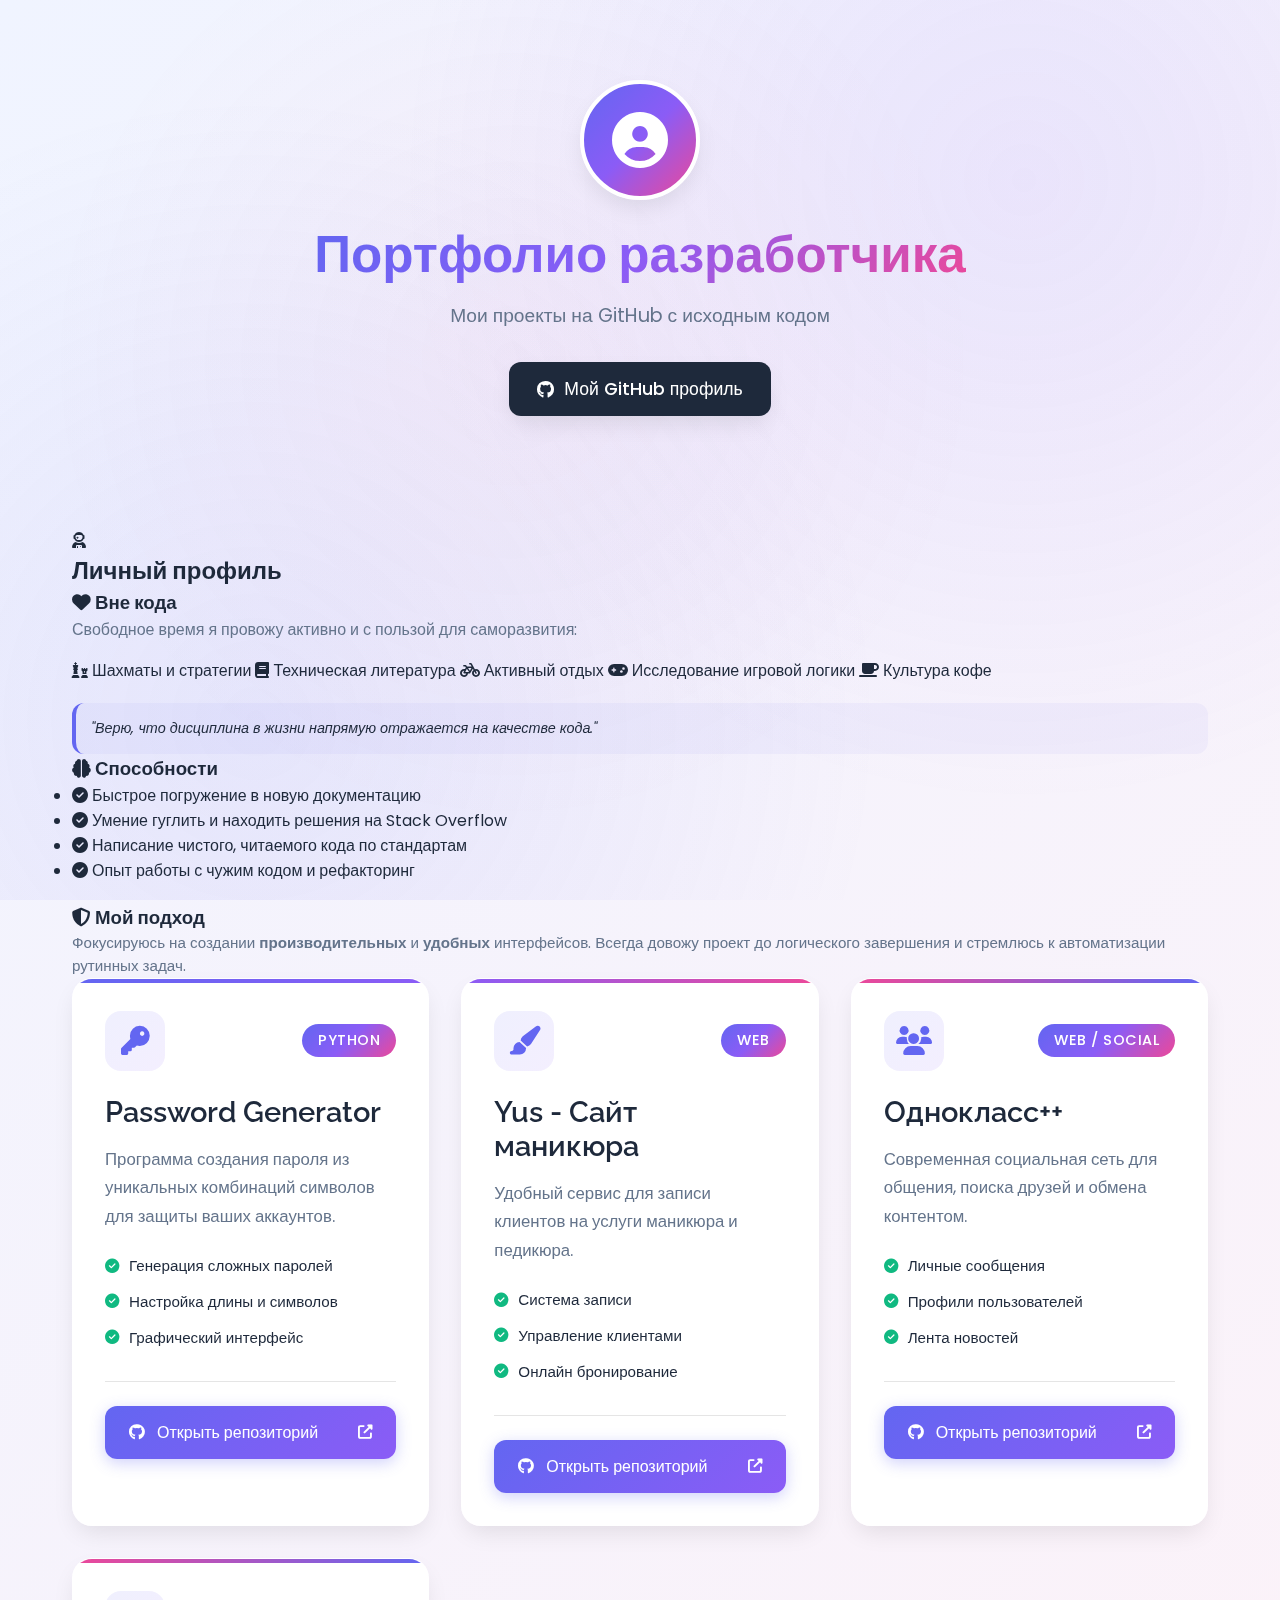
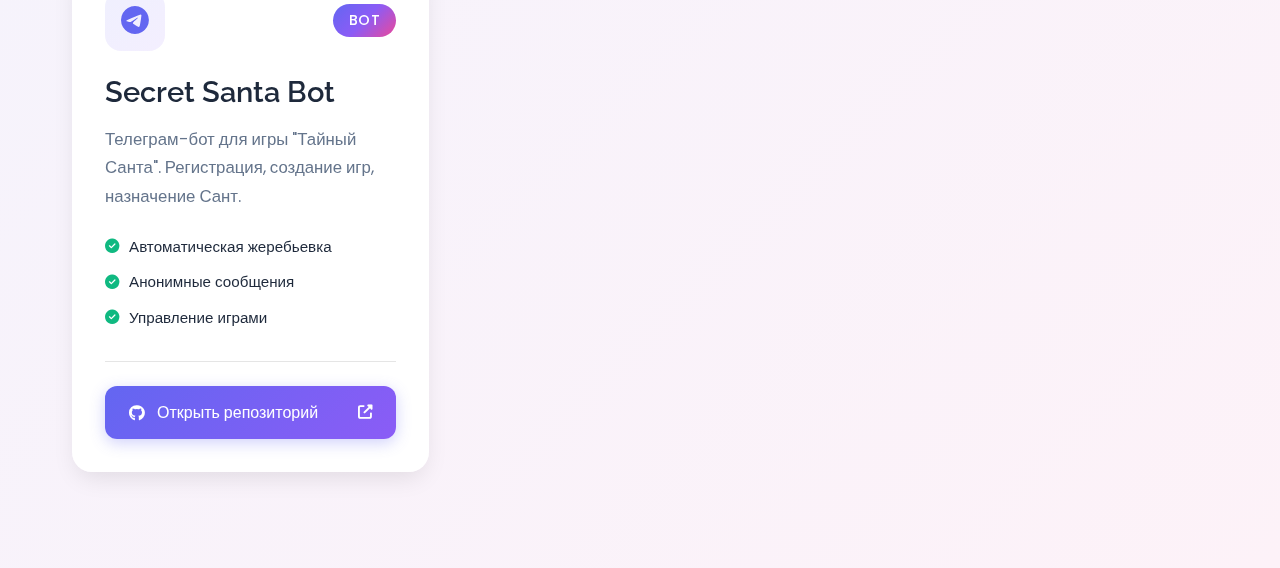
<file: index.html>
<!DOCTYPE html>
<html lang="ru">
<head>
    <meta charset="UTF-8">
    <meta name="viewport" content="width=device-width, initial-scale=1.0">
    <title>Портфолио разработчика | GitHub проекты</title>
    <link rel="stylesheet" href="style.css">
    <link rel="stylesheet" href="https://cdnjs.cloudflare.com/ajax/libs/font-awesome/6.4.0/css/all.min.css">
    <link href="https://fonts.googleapis.com/css2?family=Poppins:wght@300;400;500;600;700&family=Raleway:wght@400;500;600&display=swap" rel="stylesheet">
    <link rel="icon" type="image/x-icon" href="data:image/svg+xml,<svg xmlns=%22http://www.w3.org/2000/svg%22 viewBox=%220 0 100 100%22><text y=%22.9em%22 font-size=%2290%22>👨‍💻</text></svg>">
</head>
<body>
    <!-- Анимированный фон -->
    <div class="animated-bg"></div>
    
    <!-- Главный контейнер -->
    <div class="container">
        <!-- Шапка с аватаркой -->
        <header class="hero">
            <div class="avatar-container">
                <div class="avatar">
                    <i class="fas fa-user-circle"></i>
                </div>
            </div>
            <h1 class="main-title">
                <span class="gradient-text">Портфолио разработчика</span>
            </h1>
            <p class="subtitle">Мои проекты на GitHub с исходным кодом</p>
            <div class="github-link">
                <a href="https://github.com/firaya716" target="_blank" class="github-btn">
                    <i class="fab fa-github"></i> Мой GitHub профиль
                </a>
            </div>
        </header>

                <!-- Блок "О себе" -->
        <section class="about-section">
            <div class="about-card">
                <div class="about-header">
                    <i class="fas fa-user-astronaut"></i>
                    <h2>Личный профиль</h2>
                </div>
                
                <div class="about-content">
                    <!-- Заменили тех. навыки на жизненные интересы -->
                    <div class="life-interests">
                        <h3><i class="fas fa-heart"></i> Вне кода</h3>
                        
                        <div class="interest-group">
                            <p style="color: var(--gray); font-size: 1rem; line-height: 1.6; margin-bottom: 15px;">
                                Свободное время я провожу активно и с пользой для саморазвития:
                            </p>
                            <div class="tags">
                                <span class="tag"><i class="fas fa-chess"></i> Шахматы и стратегии</span>
                                <span class="tag"><i class="fas fa-book"></i> Техническая литература</span>
                                <span class="tag"><i class="fas fa-bicycle"></i> Активный отдых</span>
                                <span class="tag"><i class="fas fa-gamepad"></i> Исследование игровой логики</span>
                                <span class="tag"><i class="fas fa-coffee"></i> Культура кофе</span>
                            </div>
                        </div>

                        <div class="interest-note" style="margin-top: 20px; padding: 15px; background: rgba(99, 102, 241, 0.05); border-radius: 12px; border-left: 4px solid var(--primary);">
                            <p style="color: var(--dark); font-size: 0.9rem; font-style: italic;">
                                "Верю, что дисциплина в жизни напрямую отражается на качестве кода."
                            </p>
                        </div>
                    </div>

                    <!-- Способности и Подход остались без изменений -->
                    <div class="abilities-and-more">
                        <div class="abilities-group">
                            <h3><i class="fas fa-brain"></i> Способности</h3>
                            <ul>
                                <li><i class="fas fa-check-circle"></i> Быстрое погружение в новую документацию</li>
                                <li><i class="fas fa-check-circle"></i> Умение гуглить и находить решения на Stack Overflow</li>
                                <li><i class="fas fa-check-circle"></i> Написание чистого, читаемого кода по стандартам</li>
                                <li><i class="fas fa-check-circle"></i> Опыт работы с чужим кодом и рефакторинг</li>
                            </ul>
                        </div>

                        <div class="principles-group" style="margin-top: 20px;">
                            <h3><i class="fas fa-shield-alt"></i> Мой подход</h3>
                            <p style="color: var(--gray); font-size: 0.95rem; line-height: 1.5;">
                                Фокусируюсь на создании <strong>производительных</strong> и <strong>удобных</strong> интерфейсов. Всегда довожу проект до логического завершения и стремлюсь к автоматизации рутинных задач.
                            </p>
                        </div>
                    </div>
                </div>
            </div>
        </section>


        <!-- Сетка проектов -->
        <main class="projects-grid">
            
            <!-- Проект 1: Генератор паролей -->
            <article class="project-card card-1">
                <div class="project-header">
                    <div class="project-icon">
                        <i class="fas fa-key"></i>
                    </div>
                    <div class="project-badge">Python</div>
                </div>
                
                <h2 class="project-title">Password Generator</h2>
                <p class="project-description">
                    Программа создания пароля из уникальных комбинаций символов для защиты ваших аккаунтов.
                </p>
                
                <div class="project-features">
                    <span class="feature"><i class="fas fa-check-circle"></i> Генерация сложных паролей</span>
                    <span class="feature"><i class="fas fa-check-circle"></i> Настройка длины и символов</span>
                    <span class="feature"><i class="fas fa-check-circle"></i> Графический интерфейс</span>
                </div>
                
                <div class="project-footer">
                    <a href="https://github.com/firaya716/Password-generator" target="_blank" class="project-link">
                        <i class="fab fa-github"></i>
                        <span>Открыть репозиторий</span>
                        <i class="fas fa-external-link-alt link-icon"></i>
                    </a>
                </div>
            </article>

            <!-- Проект 2: Сайт маникюра -->
            <article class="project-card card-2">
                <div class="project-header">
                    <div class="project-icon">
                        <i class="fas fa-paint-brush"></i>
                    </div>
                    <div class="project-badge">Web</div>
                </div>
                
                <h2 class="project-title">Yus - Сайт маникюра</h2>
                <p class="project-description">
                    Удобный сервис для записи клиентов на услуги маникюра и педикюра.
                </p>
                
                <div class="project-features">
                    <span class="feature"><i class="fas fa-check-circle"></i> Система записи</span>
                    <span class="feature"><i class="fas fa-check-circle"></i> Управление клиентами</span>
                    <span class="feature"><i class="fas fa-check-circle"></i> Онлайн бронирование</span>
                </div>
                
                <div class="project-footer">
                    <a href="https://github.com/firaya716/yus" target="_blank" class="project-link">
                        <i class="fab fa-github"></i>
                        <span>Открыть репозиторий</span>
                        <i class="fas fa-external-link-alt link-icon"></i>
                    </a>
                </div>
            </article>

                        <!-- Проект 3: Соцсеть Однокласс++ -->
            <article class="project-card card-3">
                <div class="project-header">
                    <div class="project-icon">
                        <i class="fas fa-users"></i>
                    </div>
                    <div class="project-badge">Web / Social</div>
                </div>
                
                <h2 class="project-title">Однокласс++</h2>
                <p class="project-description">
                    Современная социальная сеть для общения, поиска друзей и обмена контентом.
                </p>
                
                <div class="project-features">
                    <span class="feature"><i class="fas fa-check-circle"></i> Личные сообщения</span>
                    <span class="feature"><i class="fas fa-check-circle"></i> Профили пользователей</span>
                    <span class="feature"><i class="fas fa-check-circle"></i> Лента новостей</span>
                </div>
                
                <div class="project-footer">
                    <a href="https://github.com/Maksik203/site-soc-ceti77" target="_blank" class="project-link">
                        <i class="fab fa-github"></i>
                        <span>Открыть репозиторий</span>
                        <i class="fas fa-external-link-alt link-icon"></i>
                    </a>
                </div>
            </article>

            <!-- Проект 4: Secret Santa -->
            <article class="project-card card-3">
                <div class="project-header">
                    <div class="project-icon">
                        <i class="fab fa-telegram"></i>
                    </div>
                    <div class="project-badge">Bot</div>
                </div>
                
                <h2 class="project-title">Secret Santa Bot</h2>
                <p class="project-description">
                    Телеграм-бот для игры "Тайный Санта". Регистрация, создание игр, назначение Сант.
                </p>
                
                <div class="project-features">
                    <span class="feature"><i class="fas fa-check-circle"></i> Автоматическая жеребьевка</span>
                    <span class="feature"><i class="fas fa-check-circle"></i> Анонимные сообщения</span>
                    <span class="feature"><i class="fas fa-check-circle"></i> Управление играми</span>
                </div>
                
                <div class="project-footer">
                    <a href="https://github.com/firaya716/Secret-Santa" target="_blank" class="project-link">
                        <i class="fab fa-github"></i>
                        <span>Открыть репозиторий</span>
                        <i class="fas fa-external-link-alt link-icon"></i>
                    </a>
                </div>
            </article>
        </main>
    <script>
        // Обновление года в футере
        document.getElementById('current-year').textContent = new Date().getFullYear();
        
        // Анимация при наведении на карточки
        document.querySelectorAll('.project-card').forEach(card => {
            card.addEventListener('mouseenter', () => {
                card.style.transform = 'translateY(-10px) scale(1.02)';
            });
            
            card.addEventListener('mouseleave', () => {
                card.style.transform = 'translateY(0) scale(1)';
                });
        });
        
        // Плавное появление элементов
        document.addEventListener('DOMContentLoaded', () => {
            const cards = document.querySelectorAll('.project-card');
            cards.forEach((card, index) => {
                card.style.opacity = '0';
                card.style.transform = 'translateY(20px)';
                
                setTimeout(() => {
                    card.style.transition = 'opacity 0.5s ease, transform 0.5s ease';
                    card.style.opacity = '1';
                    card.style.transform = 'translateY(0)';
                }, 200 * (index + 1));
            });
        });
    </script>
</body>
</html>
</file>
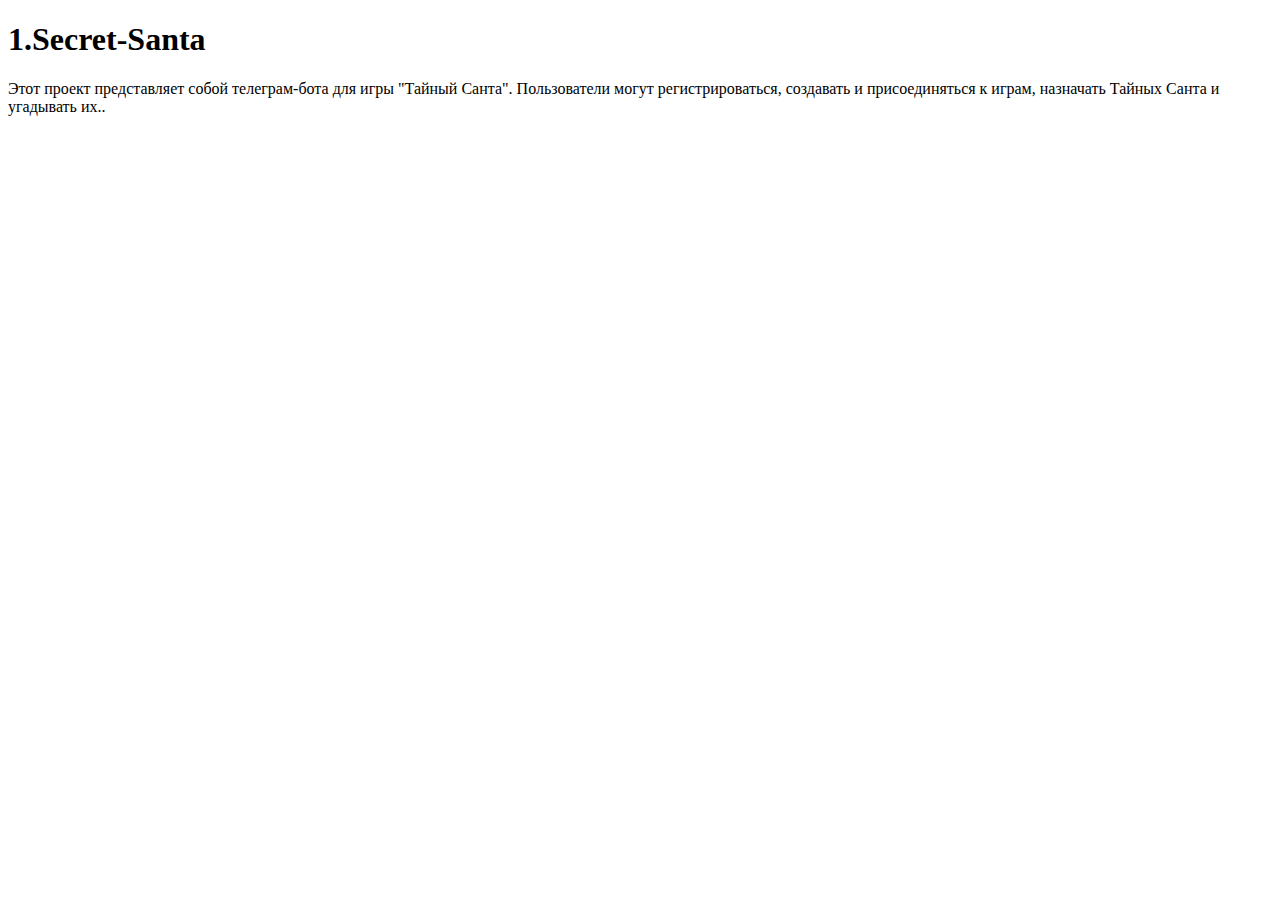
<file: ikf.html>
<!DOCTYPE html>
<html lang="ru">
<head>
<meta charset="UTF-8">
<meta name="viewport" content="width=device-width, initial-scale=1.0">
<title>Мои проекты</title>
</head>
<body>
<h1>1.Secret-Santa </h1>
<p>Этот проект представляет собой телеграм-бота для игры "Тайный Санта". Пользователи могут регистрироваться, создавать и присоединяться к играм, назначать Тайных Санта и угадывать их..</p>
</body>
</html>
</file>
<file: style.css>
/* Базовые стили */
:root {
    --primary: #6366f1;
    --primary-dark: #4f46e5;
    --secondary: #8b5cf6;
    --accent: #ec4899;
    --light: #f8fafc;
    --dark: #1e293b;
    --gray: #64748b;
    --card-bg: rgba(255, 255, 255, 0.95);
    --shadow: 0 10px 25px -5px rgba(0, 0, 0, 0.1);
    --shadow-hover: 0 20px 40px -10px rgba(0, 0, 0, 0.2);
    --gradient: linear-gradient(135deg, #6366f1 0%, #8b5cf6 50%, #ec4899 100%);
}

* {
    margin: 0;
    padding: 0;
    box-sizing: border-box;
}

body {
    font-family: 'Poppins', sans-serif;
    background: linear-gradient(135deg, #f0f4ff 0%, #fdf2f8 100%);
    color: var(--dark);
    min-height: 100vh;
    overflow-x: hidden;
}

/* Анимированный фон */
.animated-bg {
    position: fixed;
    top: 0;
    left: 0;
    width: 100%;
    height: 100%;
    z-index: -1;
    background: 
        radial-gradient(circle at 20% 80%, rgba(99, 102, 241, 0.1) 0%, transparent 50%),
        radial-gradient(circle at 80% 20%, rgba(139, 92, 246, 0.1) 0%, transparent 50%),
        radial-gradient(circle at 40% 40%, rgba(236, 72, 153, 0.05) 0%, transparent 50%);
    animation: float 20s infinite ease-in-out;
}

@keyframes float {
    0%, 100% { transform: translateY(0) rotate(0deg); }
    50% { transform: translateY(-20px) rotate(1deg); }
}

.container {
    max-width: 1200px;
    margin: 0 auto;
    padding: 2rem;
    position: relative;
    z-index: 1;
}

/* Герой секция */
.hero {
    text-align: center;
    margin-bottom: 4rem;
    padding: 3rem 0;
}

.avatar-container {
    margin-bottom: 1.5rem;
}

.avatar {
    width: 120px;
    height: 120px;
    margin: 0 auto;
    background: var(--gradient);
    border-radius: 50%;
    display: flex;
    align-items: center;
    justify-content: center;
    font-size: 3.5rem;
    color: white;
    box-shadow: var(--shadow);
    border: 4px solid white;
    animation: pulse 2s infinite;
}

@keyframes pulse {
    0%, 100% { transform: scale(1); }
    50% { transform: scale(1.05); }
}

.main-title {
    font-size: 3.2rem;
    font-weight: 700;
    margin-bottom: 1rem;
    line-height: 1.2;
}

.gradient-text {
    background: var(--gradient);
    -webkit-background-clip: text;
    -webkit-text-fill-color: transparent;
    background-clip: text;
}

.subtitle {
    font-size: 1.2rem;
    color: var(--gray);
    margin-bottom: 2rem;
    font-weight: 400;
}

.github-btn {
    display: inline-flex;
    align-items: center;
    gap: 10px;
    background: var(--dark);
    color: white;
    padding: 14px 28px;
    border-radius: 12px;
    text-decoration: none;
    font-weight: 500;
    transition: all 0.3s ease;
    box-shadow: var(--shadow);
    font-size: 1.1rem;
}

.github-btn:hover {
    background: var(--primary);
    transform: translateY(-3px);
    box-shadow: var(--shadow-hover);
}

/* Сетка проектов */
.projects-grid {
    display: grid;
    grid-template-columns: repeat(auto-fit, minmax(350px, 1fr));
    gap: 2rem;
    margin-bottom: 4rem;
}

.project-card {
    background: var(--card-bg);
    border-radius: 20px;
    padding: 2rem;
    box-shadow: var(--shadow);
    transition: all 0.4s cubic-bezier(0.4, 0, 0.2, 1);
    position: relative;
    overflow: hidden;
    backdrop-filter: blur(10px);
    border: 1px solid rgba(255, 255, 255, 0.2);
}

.project-card::before {
    content: '';
    position: absolute;
    top: 0;
    left: 0;
    right: 0;
    height: 4px;
    background: var(--gradient);
}

.card-1::before { background: linear-gradient(90deg, #6366f1, #8b5cf6); }
.card-2::before { background: linear-gradient(90deg, #8b5cf6, #ec4899); }
.card-3::before { background: linear-gradient(90deg, #ec4899, #6366f1); }

.project-card:hover {
    transform: translateY(-10px) scale(1.02);
    box-shadow: var(--shadow-hover);
}

.project-header {
    display: flex;
    justify-content: space-between;
    align-items: center;
    margin-bottom: 1.5rem;
}
.project-icon {
    width: 60px;
    height: 60px;
    background: linear-gradient(135deg, rgba(99, 102, 241, 0.1), rgba(139, 92, 246, 0.1));
    border-radius: 16px;
    display: flex;
    align-items: center;
    justify-content: center;
    font-size: 1.8rem;
    color: var(--primary);
}

.project-badge {
    background: var(--gradient);
    color: white;
    padding: 6px 16px;
    border-radius: 20px;
    font-size: 0.9rem;
    font-weight: 500;
    text-transform: uppercase;
    letter-spacing: 0.5px;
}

.project-title {
    font-size: 1.8rem;
    font-weight: 600;
    margin-bottom: 1rem;
    color: var(--dark);
    font-family: 'Raleway', sans-serif;
}

.project-description {
    color: var(--gray);
    line-height: 1.7;
    margin-bottom: 1.5rem;
    font-size: 1.05rem;
}

.project-features {
    display: flex;
    flex-direction: column;
    gap: 0.8rem;
    margin-bottom: 2rem;
}

.feature {
    display: flex;
    align-items: center;
    gap: 10px;
    color: var(--dark);
    font-size: 0.95rem;
}

.feature i {
    color: #10b981;
    font-size: 0.9rem;
}

.project-footer {
    border-top: 1px solid rgba(0, 0, 0, 0.1);
    padding-top: 1.5rem;
}

.project-link {
    display: flex;
    align-items: center;
    gap: 12px;
    background: linear-gradient(135deg, var(--primary), var(--secondary));
    color: white;
    padding: 14px 24px;
    border-radius: 12px;
    text-decoration: none;
    font-weight: 500;
    transition: all 0.3s ease;
    box-shadow: 0 4px 15px rgba(99, 102, 241, 0.3);
}

.project-link:hover {
    transform: translateX(5px);
    box-shadow: 0 6px 20px rgba(99, 102, 241, 0.4);
    background: linear-gradient(135deg, var(--primary-dark), var(--primary));
}

.link-icon {
    margin-left: auto;
    font-size: 0.9rem;
}

/* Статистика */
.stats {
    display: flex;
    justify-content: center;
    gap: 3rem;
    margin: 4rem 0;
    padding: 2rem;
    background: var(--card-bg);
    border-radius: 20px;
    box-shadow: var(--shadow);
}

.stat-item {
    text-align: center;
}

.stat-number {
    font-size: 2.5rem;
    font-weight: 700;
    background: var(--gradient);
    -webkit-background-clip: text;
    -webkit-text-fill-color: transparent;
    background-clip: text;
    margin-bottom: 0.5rem;
}

.stat-label {
    color: var(--gray);
    font-weight: 500;
    font-size: 0.95rem;
    text-transform: uppercase;
    letter-spacing: 1px;
}

/* Футер */
.footer {
    text-align: center;
    padding: 3rem 0 2rem;
}

.footer-content {
    max-width: 600px;
    margin: 0 auto;
}

.footer p {
    color: var(--gray);
    margin-bottom: 1rem;
}

.social-links {
    display: flex;
    justify-content: center;
    gap: 1.5rem;
    margin: 1.5rem 0;
}

.social-link {
    width: 50px;
    height: 50px;
    background: var(--dark);
    color: white;
    border-radius: 50%;
    display: flex;
    align-items: center;
    justify-content: center;
    font-size: 1.5rem;
    transition: all 0.3s ease;
    text-decoration: none;
}

.social-link:hover {
    background: var(--primary);
    transform: translateY(-3px) rotate(5deg);
}

.footer-note {
    font-size: 0.9rem;
    color: var(--gray);
    opacity: 0.8;
    font-style: italic;
    margin-top: 2rem;
    padding-top: 1rem;
    border-top: 1px solid rgba(0, 0, 0, 0.1);
}

/* Адаптивность */
@media (max-width: 768px) {
    .container {
        padding: 1rem;
    }
    
    .main-title {
        font-size: 2.5rem;
    }
    
    .projects-grid {
        grid-template-columns: 1fr;
        gap: 1.5rem;
    }
    
    .stats {
        flex-direction: column;
        gap: 2rem;
        padding: 1.5rem;
    }
    
    .stat-number {
        font-size: 2rem;
    }
    
    .project-card {
        padding: 1.5rem;
    }
}

@media (max-width: 480px) {
    .main-title {
        font-size: 2rem;
    }
    
    .subtitle {
        font-size: 1rem;
    }
    
    .github-btn, .project-link {
        padding: 12px 20px;
        font-size: 1rem;
    }
    
    .project-title {
        font-size: 1.5rem;
    }
}
</file>
